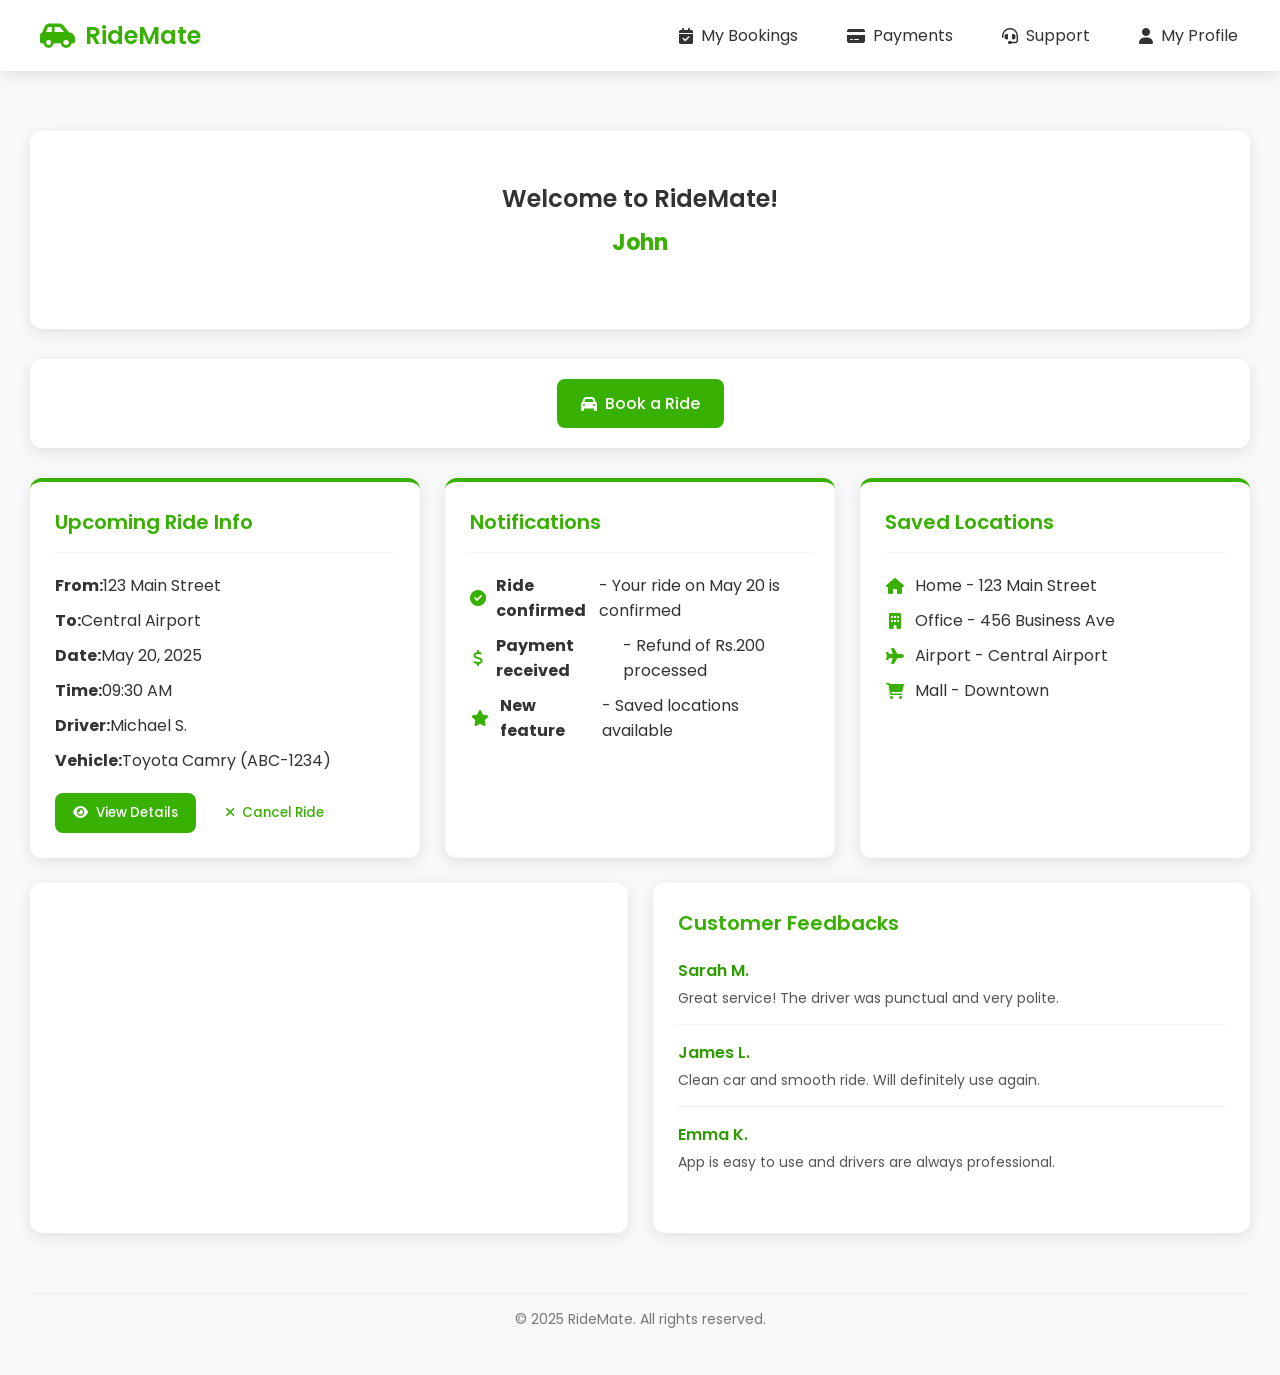
<file: User Management/user_dashboard.html>
<!DOCTYPE html>
<html lang="en">
<head>
    <meta charset="UTF-8">
    <meta name="viewport" content="width=device-width, initial-scale=1.0">
    <title>RideMate Dashboard</title>
    <link rel="stylesheet" href="styles.css">
    <link rel="stylesheet" href="https://cdnjs.cloudflare.com/ajax/libs/font-awesome/6.0.0-beta3/css/all.min.css">
    <link href="https://fonts.googleapis.com/css2?family=Poppins:wght@300;400;500;600;700&display=swap" rel="stylesheet">
    
    <style>
        :root {
            --primary-color: #38b000;
            --primary-dark: #2e9c00;
            --primary-light: #81C784;
            --white: #ffffff;
            --light-gray: #f8f9fa;
            --dark-gray: #333333;
            --shadow: 0 4px 15px rgba(0, 0, 0, 0.1);
        }

        * {
            margin: 0;
            padding: 0;
            box-sizing: border-box;
            font-family: 'Poppins', sans-serif;
        }

        body {
            background-color: var(--light-gray);
            color: var(--dark-gray);
            min-height: 100vh;
        }

        /* Navbar Styles */
        .navbar {
            background-color: var(--white);
            padding: 15px 30px;
            box-shadow: var(--shadow);
            display: flex;
            justify-content: space-between;
            align-items: center;
            position: sticky;
            top: 0;
            z-index: 100;
        }

        .logo {
            font-size: 24px;
            font-weight: 600;
            color: var(--primary-color);
        }

        .logo i {
        margin-right: 10px;
        margin-left: 10px;
        font-size: 28px;
        }

        .nav-menu {
            list-style: none;
            display: flex;
            gap: 25px;
        }

        .nav-menu li {
            padding: 8px 12px;
            cursor: pointer;
            transition: all 0.3s ease;
            border-radius: 6px;
            display: flex;
            align-items: center;
        }

        .nav-menu li:hover {
            background-color: var(--primary-light);
            color: var(--primary-color);
        }

        .nav-menu li.active {
            background-color: var(--primary-light);
            color: var(--primary-color);
            font-weight: 500;
        }

        .nav-menu li i {
            margin-right: 8px;
            font-size: 16px;
        }

        /* Main Content Styles */
        .main-content {
            padding: 30px;
            max-width: 1400px;
            margin: 0 auto;
        }

        /* Welcome Section */
        .welcome-section {
            background-color: var(--white);
            border-radius: 12px;
            padding: 50px;
            margin-bottom: 30px;
            box-shadow: var(--shadow);
            animation: fadeIn 0.6s ease-out;
        }

        .welcome-message {
            font-size: 40
px;
            font-weight: 600;
            margin-bottom: 10px;
            text-align: center;
        }

        .username {
            font-size: 22px;
            color: var(--primary-color);
            font-weight: 700;
            margin-bottom: 20px;
            text-align: center;
        }

        /* Book Ride Button Section */
        .book-ride-section {
            background-color: var(--white);
            border-radius: 12px;
            padding: 20px;
            margin-bottom: 30px;
            box-shadow: var(--shadow);
            text-align: center;
            animation: fadeIn 0.6s ease-out;
        }

        /* Dashboard Grid */
        .dashboard-grid {
            display: grid;
            grid-template-columns: repeat(auto-fit, minmax(350px, 1fr));
            gap: 25px;
            margin-bottom: 25px;
        }

        .card {
            background-color: var(--white);
            border-radius: 12px;
            padding: 25px;
            box-shadow: var(--shadow);
            transition: all 0.3s ease;
            animation: fadeInUp 0.6s ease-out;
            border-top: 4px solid var(--primary-color);
        }

        .card:hover {
            transform: translateY(-5px);
            box-shadow: 0 10px 25px rgba(0, 0, 0, 0.1);
        }

        .card-header {
            display: flex;
            justify-content: space-between;
            align-items: center;
            margin-bottom: 20px;
            padding-bottom: 15px;
            border-bottom: 1px solid rgba(0, 0, 0, 0.05);
        }

        .card-title {
            font-size: 20px;
            font-weight: 600;
            color: var(--primary-color);
        }

        .ride-info p {
            margin-bottom: 10px;
            display: flex;
            align-items: center;
        }

        .ride-info p i {
            margin-right: 10px;
            color: var(--primary-color);
            width: 20px;
            text-align: center;
        }

        .action-buttons {
            display: flex;
            gap: 12px;
            flex-wrap: wrap;
            margin-top: 20px;
        }

        .btn {
            padding: 10px 18px;
            border: none;
            border-radius: 8px;
            cursor: pointer;
            font-weight: 500;
            transition: all 0.3s ease;
            display: inline-flex;
            align-items: center;
            justify-content: center;
        }

        .btn i {
            margin-right: 8px;
        }

        .btn-primary {
            background-color: var(--primary-color);
            color: var(--white);
        }

        .btn-primary:hover {
            background-color: var(--primary-dark);
            transform: translateY(-2px);
        }

        .btn-medium {
            padding: 12px 24px;
            font-size: 16px;
        }

        /* Map and Feedback Section */
        .bottom-section {
            display: grid;
            grid-template-columns: 1fr 1fr;
            gap: 25px;
            margin-bottom: 25px;
        }

        @media (max-width: 768px) {
            .bottom-section {
                grid-template-columns: 1fr;
            }
        }

        .map-container {
            background-color: var(--white);
            border-radius: 12px;
            box-shadow: var(--shadow);
            overflow: hidden;
            height: 350px;
        }

        .map-container iframe {
            width: 100%;
            height: 100%;
            border: none;
        }

        .feedback-container {
            background-color: var(--white);
            border-radius: 12px;
            padding: 25px;
            box-shadow: var(--shadow);
        }

        .feedback-title {
            font-size: 20px;
            font-weight: 600;
            color: var(--primary-color);
            margin-bottom: 20px;
        }

        .feedback-item {
            margin-bottom: 15px;
            padding-bottom: 15px;
            border-bottom: 1px solid rgba(0, 0, 0, 0.05);
        }

        .feedback-item:last-child {
            margin-bottom: 0;
            padding-bottom: 0;
            border-bottom: none;
        }

        .feedback-user {
            font-weight: 600;
            color: var(--primary-dark);
            margin-bottom: 5px;
        }

        .feedback-text {
            color: #555;
            font-size: 14px;
        }

        /* Footer */
        .footer {
            text-align: center;
            padding: 15px;
            color: #777;
            font-size: 14px;
            border-top: 1px solid rgba(0, 0, 0, 0.05);
        }

        /* Animations */
        @keyframes fadeIn {
            from { opacity: 0; }
            to { opacity: 1; }
        }

        @keyframes fadeInUp {
            from { opacity: 0; transform: translateY(20px); }
            to { opacity: 1; transform: translateY(0); }
        }

        /* Staggered animations for cards */
        .dashboard-grid .card:nth-child(1) { animation-delay: 0.1s; }
        .dashboard-grid .card:nth-child(2) { animation-delay: 0.2s; }
        .dashboard-grid .card:nth-child(3) { animation-delay: 0.3s; }
    </style>
</head>
<body>
    <!-- Navbar -->
    <nav class="navbar">
        <div class="logo">
            <i class="fas fa-car-side"></i>
            <span>RideMate</span>
        </div>
        <ul class="nav-menu">
            <li><i class="fas fa-calendar-check"></i> My Bookings</li>
            <li><i class="fas fa-credit-card"></i> Payments</li>
            <li><i class="fas fa-headset"></i> Support</li>
            <li onclick="console.log('Profile clicked'); window.location.href='profile'">
  <i class="fas fa-user"></i> My Profile
</li>
        </ul>
    </nav>

    <!-- Main Content -->
    <div class="main-content">
        <!-- Welcome Section -->
        <section class="welcome-section">
    <h1 class="welcome-message">Welcome to RideMate!</h1>
    <div class="username" th:text="${name}">John</div>
        </section>

        <!-- Book Ride Button Section -->
        <section class="book-ride-section">
        <button class="btn btn-primary btn-medium" onclick="window.location.href='/rides/request'">
        <i class="fas fa-car"></i> Book a Ride
        </button>
        </section>

        <!-- Dashboard Grid -->
        <div class="dashboard-grid">
            <div class="card">
                <div class="card-header">
                    <div class="card-title">Upcoming Ride Info</div>
                </div>
                <div class="ride-info">
                    <p><strong>From:</strong> 123 Main Street</p>
                    <p><strong>To:</strong> Central Airport</p>
                    <p><strong>Date:</strong> May 20, 2025</p>
                    <p><strong>Time:</strong> 09:30 AM</p>
                    <p><strong>Driver:</strong> Michael S.</p>
                    <p><strong>Vehicle:</strong> Toyota Camry (ABC-1234)</p>
                </div>
                <div class="action-buttons">
                    <button class="btn btn-primary"><i class="fas fa-eye"></i> View Details</button>
                    <button class="btn btn-secondary"><i class="fas fa-times"></i> Cancel Ride</button>
                </div>
            </div>

            <div class="card">
                <div class="card-header">
                    <div class="card-title">Notifications</div>
                </div>
                <div class="ride-info">
                    <p><i class="fas fa-check-circle"></i> <strong>Ride confirmed</strong> - Your ride on May 20 is confirmed</p>
                    <p><i class="fas fa-dollar-sign"></i> <strong>Payment received</strong> - Refund of Rs.200 processed</p>
                    <p><i class="fas fa-star"></i> <strong>New feature</strong> - Saved locations available</p>
                </div>
            </div>

            <div class="card">
                <div class="card-header">
                    <div class="card-title">Saved Locations</div>
                </div>
                <div class="ride-info">
                    <p><i class="fas fa-home"></i> Home - 123 Main Street</p>
                    <p><i class="fas fa-building"></i> Office - 456 Business Ave</p>
                    <p><i class="fas fa-plane"></i> Airport - Central Airport</p>
                    <p><i class="fas fa-shopping-cart"></i> Mall - Downtown</p>
                </div>
            </div>
        </div>

        <!-- Map and Feedback Section -->
        <div class="bottom-section">
            <div class="map-container">
                <iframe src="https://www.google.com/maps/embed?pb=!1m18!1m12!1m3!1d3022.215256836687!2d-73.9878449241644!3d40.74844097138979!2m3!1f0!2f0!3f0!3m2!1i1024!2i768!4f13.1!3m3!1m2!1s0x89c259a9b3117469%3A0xd134e199a405a163!2sEmpire%20State%20Building!5e0!3m2!1sen!2sus!4v1620000000000!5m2!1sen!2sus" allowfullscreen="" loading="lazy"></iframe>
            </div>
            <div class="feedback-container">
                <h3 class="feedback-title">Customer Feedbacks</h3>
                <div class="feedback-item">
                    <div class="feedback-user">Sarah M.</div>
                    <div class="feedback-text">Great service! The driver was punctual and very polite.</div>
                </div>
                <div class="feedback-item">
                    <div class="feedback-user">James L.</div>
                    <div class="feedback-text">Clean car and smooth ride. Will definitely use again.</div>
                </div>
                <div class="feedback-item">
                    <div class="feedback-user">Emma K.</div>
                    <div class="feedback-text">App is easy to use and drivers are always professional.</div>
                </div>
            </div>
        </div>

        <!-- Footer -->
        <footer class="footer">
            © 2025 RideMate. All rights reserved.
        </footer>
    </div>

    <script>
        // Menu item active state
        const menuItems = document.querySelectorAll('.nav-menu li');
        menuItems.forEach(item => {
            item.addEventListener('click', function(e) {
                if (!this.getAttribute('onclick')) {
                    e.preventDefault();
                    menuItems.forEach(i => i.classList.remove('active'));
                    this.classList.add('active');
                }
            });
        });

        // Add ripple effect to buttons
        const buttons = document.querySelectorAll('.btn');
        buttons.forEach(button => {
            button.addEventListener('click', function(e) {
                const x = e.clientX - e.target.getBoundingClientRect().left;
                const y = e.clientY - e.target.getBoundingClientRect().top;
                
                const ripple = document.createElement('span');
                ripple.classList.add('ripple');
                ripple.style.left = `${x}px`;
                ripple.style.top = `${y}px`;
                
                this.appendChild(ripple);
                
                setTimeout(() => {
                    ripple.remove();
                }, 1000);
            });
        });
    </script>
</body>
</html>
</file>
<file: User Management/styles.css>
/* Base Styles */
:root {
    --primary-color: #4CAF50;
    --primary-light: #81C784;
    --primary-dark: #388E3C;
    --secondary-color: #607D8B;
    --text-color: #333;
    --light-text: #777;
    --bg-color: #f9f9f9;
    --card-bg: #fff;
    --border-color: #e0e0e0;
    --success-color: #4CAF50;
    --warning-color: #FFC107;
    --danger-color: #F44336;
    --info-color: #2196F3;
}

* {
    margin: 0;
    padding: 0;
    box-sizing: border-box;
}

body {
    font-family: 'Poppins', sans-serif;
    background-color: var(--bg-color);
    color: var(--text-color);
    overflow-x: hidden;
    position: relative;
}

/* Background Shapes */
.bg-shape-1 {
    position: fixed;
    top: -50px;
    right: -50px;
    width: 400px;
    height: 400px;
    background-color: rgba(76, 175, 80, 0.1);
    border-radius: 30% 70% 70% 30% / 30% 30% 70% 70%;
    z-index: -1;
    animation: float 8s ease-in-out infinite;
}

.bg-shape-2 {
    position: fixed;
    bottom: -100px;
    left: -100px;
    width: 500px;
    height: 500px;
    background-color: rgba(76, 175, 80, 0.05);
    border-radius: 60% 40% 30% 70% / 60% 30% 70% 40%;
    z-index: -1;
    animation: float 12s ease-in-out infinite;
}

@keyframes float {
    0% {
        transform: translateY(0) rotate(0deg);
    }
    50% {
        transform: translateY(-20px) rotate(5deg);
    }
    100% {
        transform: translateY(0) rotate(0deg);
    }
}

/* Container */
.container {
    max-width: 1200px;
    margin: 0 auto;
    padding: 0 20px;
}

/* Navbar */
.navbar {
    display: flex;
    justify-content: space-between;
    align-items: center;
    padding: 20px 0;
    margin-bottom: 30px;
}

.logo {
    display: flex;
    align-items: center;
    font-size: 24px;
    font-weight: 600;
    color: var(--primary-color);
}

.logo i {
    margin-right: 10px;
    margin-left: 20px;
    font-size: 28px;
}

.nav-links {
    display: flex;
    list-style: none;
}

.nav-links li {
    margin-left: 30px;
}

.nav-links a {
    text-decoration: none;
    color: var(--text-color);
    font-weight: 500;
    transition: color 0.3s;
    position: relative;
}

.nav-links a:hover {
    color: var(--primary-color);
}

.nav-links a.active {
    color: var(--primary-color);
}

.nav-links a.active::after {
    content: '';
    position: absolute;
    bottom: -5px;
    left: 0;
    width: 100%;
    height: 2px;
    background-color: var(--primary-color);
}

/* Buttons */
.btn {
    padding: 10px 20px;
    border: none;
    border-radius: 5px;
    font-family: 'Poppins', sans-serif;
    font-weight: 500;
    cursor: pointer;
    transition: all 0.3s;
    display: inline-flex;
    align-items: center;
    justify-content: center;
}

.btn-primary {
    background-color: var(--primary-color);
    color: white;
}

.btn-primary:hover {
    background-color: var(--primary-dark);
    transform: translateY(-2px);
    box-shadow: 0 4px 8px rgba(0, 0, 0, 0.1);
}

.btn-secondary {
    background-color: white;
    color: var(--primary-color);
    border: 1px solid var(--primary-color);
}

.btn-secondary:hover {
    background-color: var(--primary-color);
    color: white;
    transform: translateY(-2px);
    box-shadow: 0 4px 8px rgba(0, 0, 0, 0.1);
}

.btn-outline {
    background-color: transparent;
    color: var(--primary-color);
    border: 1px solid var(--primary-color);
}

.btn-outline:hover {
    background-color: var(--primary-color);
    color: white;
}

/* Hero Section */
.hero {
    display: flex;
    align-items: center;
    justify-content: space-between;
    padding: 60px 0;
}

.hero-content {
    flex: 1;
    max-width: 600px;
}

.hero-content h1 {
    font-size: 48px;
    font-weight: 700;
    margin-bottom: 20px;
    line-height: 1.2;
}

.hero-content h1 span {
    color: var(--primary-color);
}

.hero-content p {
    font-size: 18px;
    color: var(--light-text);
    margin-bottom: 30px;
    line-height: 1.6;
}

.cta-buttons {
    display: flex;
    gap: 15px;
}

.hero-image {
    position: relative;
    flex: 1;
    display: flex;
    justify-content: center;
}

.hero-image img {
    max-width: 100%;
    height: auto;
    z-index: 1;
    animation: float 6s ease-in-out infinite;
}

.floating-circle {
    position: absolute;
    width: 300px;
    height: 300px;
    background-color: rgba(76, 175, 80, 0.1);
    border-radius: 50%;
    z-index: 0;
    top: 50%;
    left: 50%;
    transform: translate(-50%, -50%);
}

/* Forms */
.section-header {
    text-align: center;
    margin-bottom: 40px;
}

.section-header h2 {
    font-size: 36px;
    margin-bottom: 10px;
}

.section-header p {
    color: var(--light-text);
    font-size: 16px;
}

.registration-form, .login-form, .profile-form {
    background-color: var(--card-bg);
    border-radius: 10px;
    padding: 30px;
    box-shadow: 0 5px 15px rgba(0, 0, 0, 0.05);
    max-width: 600px;
    margin: 0 auto;
}

.form-tabs {
    display: flex;
    margin-bottom: 20px;
    border-bottom: 1px solid var(--border-color);
}

.tab-btn {
    padding: 10px 20px;
    background: none;
    border: none;
    cursor: pointer;
    font-family: 'Poppins', sans-serif;
    font-weight: 500;
    color: var(--light-text);
    position: relative;
}

.tab-btn.active {
    color: var(--primary-color);
}

.tab-btn.active::after {
    content: '';
    position: absolute;
    bottom: -1px;
    left: 0;
    width: 100%;
    height: 2px;
    background-color: var(--primary-color);
}

.tab-content {
    display: none;
}

.tab-content.active {
    display: block;
    animation: fadeIn 0.5s ease-in-out;
}

@keyframes fadeIn {
    from { opacity: 0; transform: translateY(10px); }
    to { opacity: 1; transform: translateY(0); }
}

.form-group {
    margin-bottom: 20px;
}

.form-group label {
    display: block;
    margin-bottom: 8px;
    font-weight: 500;
}

.form-group input, 
.form-group select, 
.form-group textarea {
    width: 100%;
    padding: 12px 15px;
    border: 1px solid var(--border-color);
    border-radius: 5px;
    font-family: 'Poppins', sans-serif;
    transition: border-color 0.3s, box-shadow 0.3s;
}

.form-group input:focus, 
.form-group select:focus, 
.form-group textarea:focus {
    border-color: var(--primary-color);
    outline: none;
    box-shadow: 0 0 0 3px rgba(76, 175, 80, 0.2);
}

.form-row {
    display: flex;
    gap: 20px;
}

.form-row .form-group {
    flex: 1;
}

.form-footer, .card-footer {
    text-align: center;
    margin-top: 20px;
    color: var(--light-text);
}

.form-footer a, .card-footer a {
    color: var(--primary-color);
    text-decoration: none;
}

.form-footer a:hover, .card-footer a:hover {
    text-decoration: underline;
}

/* Login Card */
.login-card {
    background-color: var(--card-bg);
    border-radius: 10px;
    padding: 30px;
    box-shadow: 0 5px 15px rgba(0, 0, 0, 0.05);
    max-width: 500px;
    margin: 0 auto;
}

.card-header {
    text-align: center;
    margin-bottom: 30px;
}

.card-header h2 {
    font-size: 28px;
    margin-bottom: 10px;
}

.card-header p {
    color: var(--light-text);
}

.form-options {
    display: flex;
    justify-content: space-between;
    align-items: center;
    margin-bottom: 20px;
}

.remember-me {
    display: flex;
    align-items: center;
    gap: 5px;
    font-size: 14px;
    color: var(--light-text);
}

.forgot-password {
    font-size: 14px;
    color: var(--primary-color);
    text-decoration: none;
}

.forgot-password:hover {
    text-decoration: underline;
}

/* Profile Section */
.profile-section {
    background-color: var(--card-bg);
    border-radius: 10px;
    padding: 40px;
    box-shadow: 0 5px 15px rgba(0, 0, 0, 0.05);
    max-width: 800px;
    margin: 0 auto;
}

.profile-header {
    text-align: center;
    margin-bottom: 40px;
}

.avatar {
    position: relative;
    width: 120px;
    height: 120px;
    margin: 0 auto 20px;
}

.avatar img {
    width: 100%;
    height: 100%;
    border-radius: 50%;
    object-fit: cover;
    border: 5px solid var(--primary-light);
}

.edit-avatar {
    position: absolute;
    bottom: 0;
    right: 0;
    width: 36px;
    height: 36px;
    background-color: var(--primary-color);
    color: white;
    border: none;
    border-radius: 50%;
    cursor: pointer;
    display: flex;
    align-items: center;
    justify-content: center;
}

.profile-header h2 {
    font-size: 28px;
    margin-bottom: 5px;
}

.user-role {
    color: var(--primary-color);
    font-weight: 500;
    background-color: rgba(76, 175, 80, 0.1);
    padding: 5px 15px;
    border-radius: 20px;
    display: inline-block;
}

.form-actions {
    display: flex;
    justify-content: flex-end;
    gap: 15px;
    margin-top: 30px;
}

.security-section {
    margin-top: 40px;
    padding-top: 30px;
    border-top: 1px solid var(--border-color);
}

.security-section h3 {
    margin-bottom: 20px;
    font-size: 20px;
}

.security-option {
    display: flex;
    justify-content: space-between;
    align-items: center;
    padding: 15px;
    border: 1px solid var(--border-color);
    border-radius: 5px;
    margin-bottom: 15px;
}

.security-option h4 {
    font-size: 16px;
    margin-bottom: 5px;
}

.security-option p {
    font-size: 14px;
    color: var(--light-text);
}

/* Users Table */
.users-section {
    background-color: var(--card-bg);
    border-radius: 10px;
    padding: 30px;
    box-shadow: 0 5px 15px rgba(0, 0, 0, 0.05);
}

.search-bar {
    display: flex;
    max-width: 400px;
    margin: 20px auto 30px;
}

.search-bar input {
    flex: 1;
    padding: 10px 15px;
    border: 1px solid var(--border-color);
    border-radius: 5px 0 0 5px;
    font-family: 'Poppins', sans-serif;
}

.search-btn {
    background-color: var(--primary-color);
    color: white;
    border: none;
    border-radius: 0 5px 5px 0;
    padding: 0 15px;
    cursor: pointer;
}

.users-table-container {
    overflow-x: auto;
}

.users-table {
    width: 100%;
    border-collapse: collapse;
}

.users-table th, .users-table td {
    padding: 15px;
    text-align: left;
    border-bottom: 1px solid var(--border-color);
}

.users-table th {
    font-weight: 600;
    color: var(--primary-dark);
}

.user-info {
    display: flex;
    align-items: center;
    gap: 10px;
}

.user-info img {
    width: 40px;
    height: 40px;
    border-radius: 50%;
    object-fit: cover;
}

.role-badge {
    padding: 5px 10px;
    border-radius: 20px;
    font-size: 12px;
    font-weight: 500;
}

.role-badge.passenger {
    background-color: rgba(33, 150, 243, 0.1);
    color: #2196F3;
}

.role-badge.driver {
    background-color: rgba(255, 152, 0, 0.1);
    color: #FF9800;
}

.role-badge.admin {
    background-color: rgba(76, 175, 80, 0.1);
    color: var(--primary-color);
}

.status-badge {
    padding: 5px 10px;
    border-radius: 20px;
    font-size: 12px;
    font-weight: 500;
}

.status-badge.active {
    background-color: rgba(76, 175, 80, 0.1);
    color: var(--primary-color);
}

.status-badge.inactive {
    background-color: rgba(244, 67, 54, 0.1);
    color: var(--danger-color);
}

.action-btn {
    background: none;
    border: none;
    cursor: pointer;
    width: 32px;
    height: 32px;
    border-radius: 50%;
    display: inline-flex;
    align-items: center;
    justify-content: center;
    transition: background-color 0.3s;
    margin: 0 5px;
}

.action-btn.edit {
    color: var(--info-color);
}

.action-btn.edit:hover {
    background-color: rgba(33, 150, 243, 0.1);
}

.action-btn.delete {
    color: var(--danger-color);
}

.action-btn.delete:hover {
    background-color: rgba(244, 67, 54, 0.1);
}

.table-footer {
    display: flex;
    justify-content: space-between;
    align-items: center;
    margin-top: 30px;
}

.pagination {
    display: flex;
    gap: 5px;
}

.page-btn {
    width: 36px;
    height: 36px;
    border: 1px solid var(--border-color);
    background: none;
    border-radius: 5px;
    cursor: pointer;
    display: flex;
    align-items: center;
    justify-content: center;
}

.page-btn.active {
    background-color: var(--primary-color);
    color: white;
    border-color: var(--primary-color);
}

.page-btn:hover:not(.active) {
    background-color: #f5f5f5;
}

.add-user-btn {
    display: flex;
    align-items: center;
    gap: 8px;
}

/* Footer */
footer {
    text-align: center;
    padding: 30px 0;
    margin-top: 60px;
    color: var(--light-text);
    font-size: 14px;
}

/* Responsive */
@media (max-width: 768px) {
    .hero {
        flex-direction: column;
        text-align: center;
        padding: 40px 0;
    }
    
    .hero-content {
        margin-bottom: 40px;
    }
    
    .cta-buttons {
        justify-content: center;
    }
    
    .form-row {
        flex-direction: column;
        gap: 0;
    }
    
    .nav-links {
        display: none;
    }
    
    .users-table th, .users-table td {
        padding: 10px 5px;
        font-size: 14px;
    }
    
    .table-footer {
        flex-direction: column;
        gap: 20px;
    }
}
</file>
